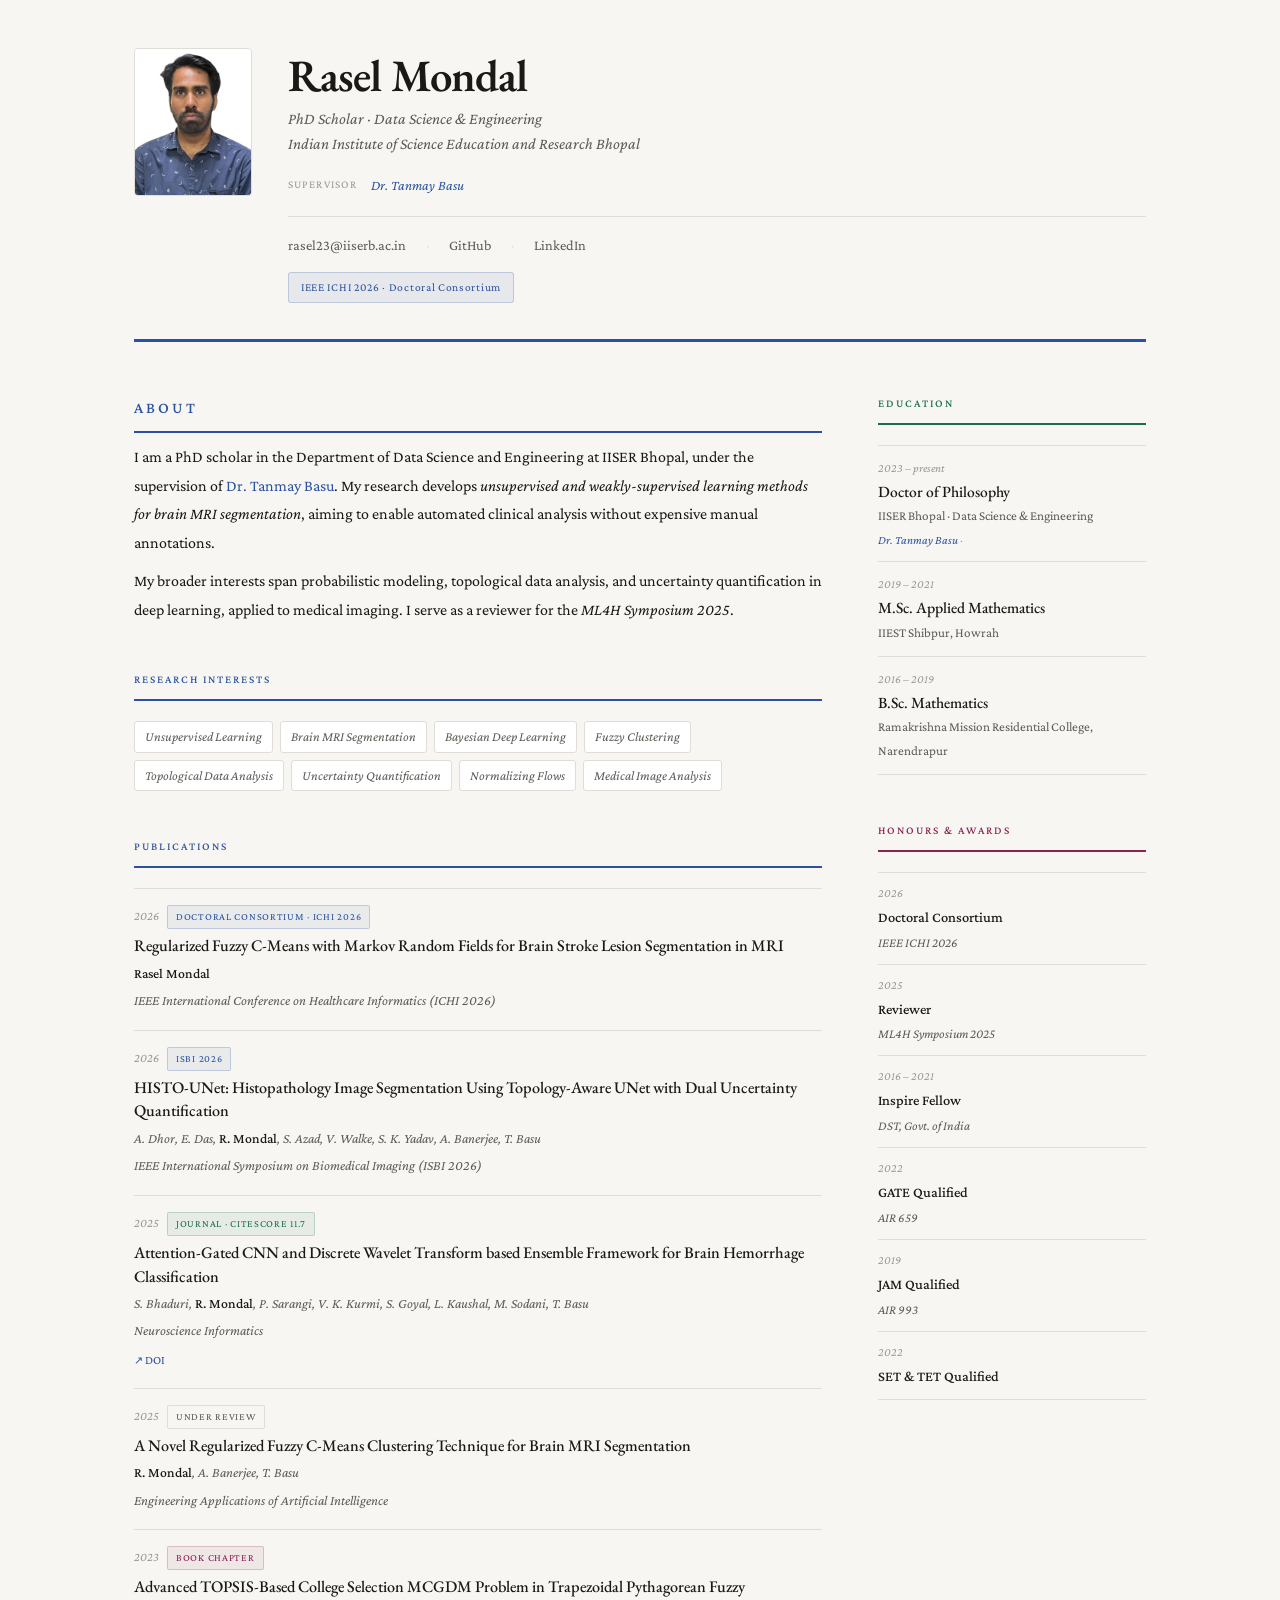
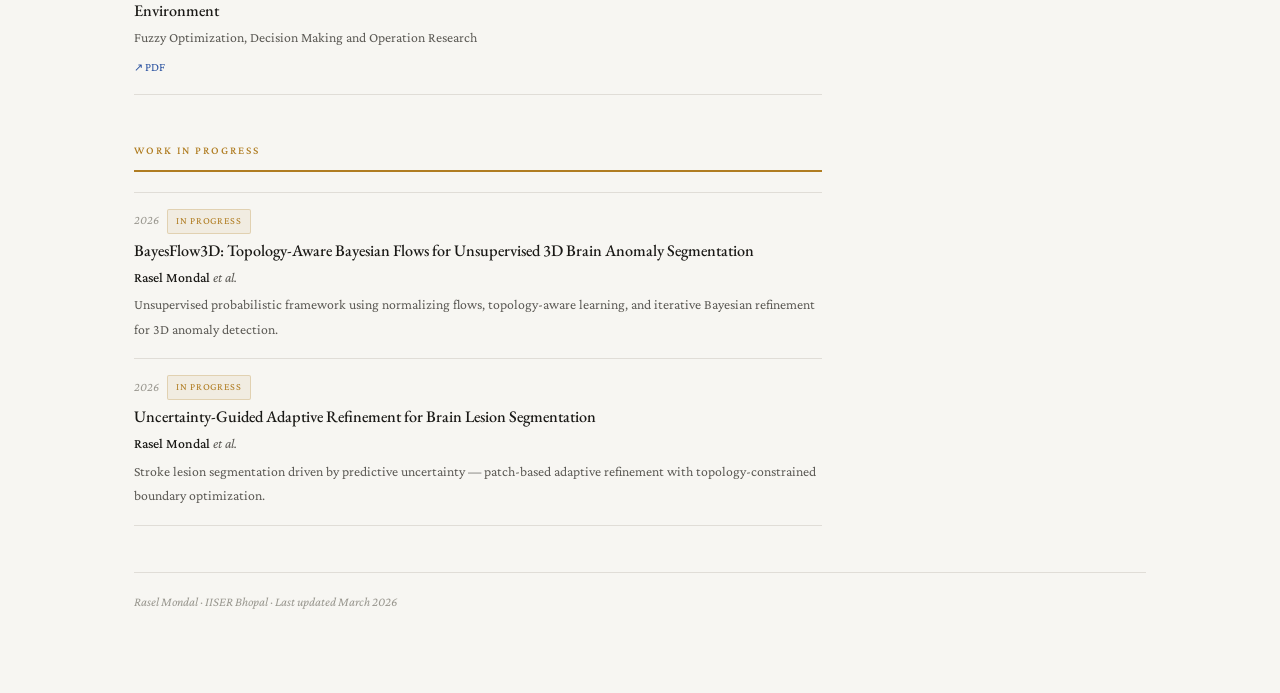
<file: index.html>
<!DOCTYPE html>
<html lang="en">
<head>
  <meta charset="UTF-8" />
  <meta name="viewport" content="width=device-width, initial-scale=1.0" />
  <title>Rasel Mondal</title>
  <meta name="description" content="Rasel Mondal — PhD Scholar, Data Science & Engineering, IISER Bhopal." />
  <link rel="preconnect" href="https://fonts.googleapis.com" />
  <link rel="preconnect" href="https://fonts.gstatic.com" crossorigin />
  <link href="https://fonts.googleapis.com/css2?family=EB+Garamond:ital,wght@0,400;0,500;0,600;1,400;1,500&family=Crimson+Pro:ital,wght@0,300;0,400;1,300;1,400&display=swap" rel="stylesheet" />
  <style>
    *, *::before, *::after { box-sizing: border-box; margin: 0; padding: 0; }

    :root {
      --bg:       #f7f6f2;
      --bg-card:  #ffffff;
      --text:     #1a1916;
      --muted:    #5c5a55;
      --light:    #9a9890;
      --rule:     #e0ddd7;
      --blue:     #2a52a0;
      --green:    #1a6e4a;
      --rose:     #8b2252;
      --gold:     #b07d22;
      --serif:    'EB Garamond', Georgia, serif;
      --body:     'Crimson Pro', Georgia, serif;
    }

    html { scroll-behavior: smooth; }
    body {
      font-family: var(--body);
      font-size: 17.5px;
      line-height: 1.78;
      color: var(--text);
      background: var(--bg);
    }
    a { color: var(--blue); text-decoration: none; }
    a:hover { text-decoration: underline; text-underline-offset: 3px; }

    .page {
      max-width: 1100px;
      margin: 0 auto;
      padding: 0 44px 80px;
    }

    /* ══════════════════════════════════════════════
       HEADER
       Layout: [photo | info-block]
       Info block: name → role → supervisors → divider → links + badge
    ══════════════════════════════════════════════ */
    header {
      padding: 48px 0 36px;
      border-bottom: 3px solid var(--blue);
      margin-bottom: 52px;
    }

    .hd-inner {
      display: flex;
      align-items: flex-start;
      gap: 36px;
    }

    /* ── Photo ────────────────────────────────── */
    .hd-photo {
      flex-shrink: 0;
    }
    .photo-frame {
      width: 118px;
      height: 148px;
      border-radius: 4px;
      overflow: hidden;
      border: 1.5px solid var(--rule);
      background: #eae8e2;
      display: flex;
      align-items: center;
      justify-content: center;
    }
    .photo-frame img {
      width: 100%;
      height: 100%;
      object-fit: cover;
      display: block;
    }
    .photo-placeholder {
      display: flex;
      flex-direction: column;
      align-items: center;
      justify-content: center;
      gap: 7px;
      color: var(--light);
      text-align: center;
      padding: 10px;
      height: 100%;
    }
    .photo-placeholder svg { opacity: 0.4; }
    .photo-placeholder span {
      font-size: 0.6rem;
      letter-spacing: 0.05em;
      text-transform: uppercase;
      font-family: var(--body);
      line-height: 1.5;
    }

    /* ── Info block ───────────────────────────── */
    .hd-info {
      flex: 1;
      display: flex;
      flex-direction: column;
      gap: 0;
      padding-top: 4px;
    }

    .hd-name {
      font-family: var(--serif);
      font-size: 2.8rem;
      font-weight: 600;
      letter-spacing: -0.02em;
      line-height: 1.05;
      color: var(--text);
      margin-bottom: 8px;
    }

    .hd-role {
      color: var(--muted);
      font-size: 1rem;
      font-style: italic;
      line-height: 1.55;
      margin-bottom: 16px;
    }

    /* supervisor table — sits cleanly after role */
    .hd-sv-table {
      display: grid;
      grid-template-columns: max-content 1fr;
      gap: 4px 14px;
      margin-bottom: 18px;
      font-size: 0.88rem;
    }
    .sv-lbl {
      color: var(--light);
      font-size: 0.7rem;
      letter-spacing: 0.1em;
      text-transform: uppercase;
      font-family: var(--body);
      white-space: nowrap;
      padding-top: 2px;
    }
    .sv-name { color: var(--muted); font-style: italic; }
    .sv-name a { color: var(--blue); font-style: italic; }
    .sv-name a:hover { text-decoration: underline; }

    /* thin rule between supervisors and links */
    .hd-rule {
      height: 1px;
      background: var(--rule);
      margin-bottom: 16px;
    }

    .hd-links {
      display: flex;
      flex-wrap: wrap;
      gap: 4px 20px;
      font-size: 0.9rem;
      margin-bottom: 14px;
    }
    .hd-links a   { color: var(--muted); }
    .hd-links a:hover { color: var(--blue); }
    .hd-sep { color: var(--rule); }

    .hd-badge {
      display: inline-block;
      font-size: 0.72rem;
      letter-spacing: 0.06em;
      border-radius: 3px;
      padding: 4px 12px;
      color: var(--blue);
      background: rgba(42,82,160,0.08);
      border: 1px solid rgba(42,82,160,0.22);
      align-self: flex-start;
    }

    /* ══════════════════════════════════════════════
       BODY GRID
    ══════════════════════════════════════════════ */
    .body-grid {
      display: grid;
      grid-template-columns: 1fr 268px;
      gap: 0 56px;
      align-items: start;
    }

    /* ══ SECTIONS ══════════════════════════════ */
    section { margin-bottom: 46px; }

    .sec-label {
      font-size: 0.7rem;
      font-weight: 500;
      letter-spacing: 0.18em;
      text-transform: uppercase;
      font-family: var(--body);
      padding-bottom: 9px;
      border-bottom: 2px solid;
      margin-bottom: 20px;
    }
    .sl-blue  { color: var(--blue);  border-color: var(--blue); }
    .sl-green { color: var(--green); border-color: var(--green); }
    .sl-rose  { color: var(--rose);  border-color: var(--rose); }
    .sl-gold  { color: var(--gold);  border-color: var(--gold); }

    /* ── Bio ── */
    .bio p { margin-bottom: 10px; font-size: 1rem; }
    .bio p:last-child { margin-bottom: 0; }

    /* ── Interests ── */
    .int-list { display: flex; flex-wrap: wrap; gap: 7px; }
    .int-tag {
      font-size: 0.83rem;
      color: var(--muted);
      background: var(--bg-card);
      border: 1px solid var(--rule);
      border-radius: 3px;
      padding: 3px 10px;
      font-style: italic;
    }

    /* ── Publications ── */
    .pub { padding: 16px 0; border-bottom: 1px solid var(--rule); }
    .pub:first-of-type { border-top: 1px solid var(--rule); }
    .pub-meta { display: flex; align-items: center; gap: 8px; margin-bottom: 5px; flex-wrap: wrap; }
    .pub-yr   { font-size: 0.77rem; color: var(--light); font-style: italic; }
    .pub-title {
      font-family: var(--serif);
      font-size: 1.01rem;
      font-weight: 500;
      line-height: 1.45;
      margin-bottom: 4px;
      color: var(--text);
    }
    .pub-title a { color: inherit; }
    .pub-title a:hover { color: var(--blue); }
    .pub-authors { font-size: 0.86rem; color: var(--muted); font-style: italic; margin-bottom: 3px; }
    .pub-authors b { font-style: normal; font-weight: 500; color: var(--text); }
    .pub-venue    { font-size: 0.86rem; color: var(--muted); }
    .pub-venue em { font-style: italic; }
    .pub-links    { margin-top: 6px; display: flex; gap: 14px; }
    .pub-links a  { font-size: 0.76rem; color: var(--blue); }
    .pub-links a::before { content: '↗ '; font-size: 0.7rem; }

    .badge {
      display: inline-block;
      font-size: 0.64rem;
      letter-spacing: 0.07em;
      text-transform: uppercase;
      border-radius: 2px;
      padding: 2px 8px;
      font-family: var(--body);
      font-style: normal;
      font-weight: 400;
      white-space: nowrap;
    }
    .b-blue   { color: var(--blue);  background: rgba(42,82,160,0.07);  border: 1px solid rgba(42,82,160,0.22); }
    .b-green  { color: var(--green); background: rgba(26,110,74,0.07);  border: 1px solid rgba(26,110,74,0.22); }
    .b-review { color: var(--muted); background: transparent;           border: 1px solid var(--rule); }
    .b-gold   { color: var(--gold);  background: rgba(176,125,34,0.08); border: 1px solid rgba(176,125,34,0.25); }
    .b-rose   { color: var(--rose);  background: rgba(139,34,82,0.07);  border: 1px solid rgba(139,34,82,0.22); }

    /* ── Sidebar ── */
    .side-item { padding: 10px 0; border-bottom: 1px solid var(--rule); font-size: 0.92rem; }
    .side-item:first-of-type { border-top: 1px solid var(--rule); }
    .side-yr    { font-size: 0.74rem; color: var(--light); font-style: italic; margin-bottom: 1px; }
    .side-title { color: var(--text); font-weight: 500; font-size: 0.9rem; }
    .side-sub   { color: var(--muted); font-size: 0.81rem; font-style: italic; }

    .edu-item { padding: 12px 0; border-bottom: 1px solid var(--rule); }
    .edu-item:first-of-type { border-top: 1px solid var(--rule); }
    .edu-yr   { font-size: 0.74rem; color: var(--light); font-style: italic; margin-bottom: 3px; }
    .edu-deg  { font-family: var(--serif); font-size: 0.97rem; font-weight: 500; margin-bottom: 2px; line-height: 1.3; }
    .edu-inst { font-size: 0.82rem; color: var(--muted); }
    .edu-note { font-size: 0.75rem; color: var(--light); font-style: italic; margin-top: 4px; line-height: 1.5; }
    .edu-note a { color: var(--blue); }

    footer {
      border-top: 1px solid var(--rule);
      padding-top: 18px;
      font-size: 0.8rem;
      color: var(--light);
      font-style: italic;
    }

    /* ══ RESPONSIVE ══════════════════════════════ */
    @media (max-width: 860px) {
      .body-grid { grid-template-columns: 1fr; }
    }
    @media (max-width: 600px) {
      .page { padding: 0 20px 60px; }
      .hd-inner { flex-direction: column; gap: 20px; }
      .hd-name { font-size: 2rem; }
    }
  </style>
</head>
<body>
<div class="page">

  <!-- ═══ HEADER ══════════════════════════════════════════ -->
  <header>
    <div class="hd-inner">

      <!-- Photo (left) -->
      <div class="hd-photo">
        <div class="photo-frame">
          <!--
            TO ADD YOUR PHOTO:
            1. Place your photo file as  photo.jpg
               in the same folder as this index.html
            2. Delete the <div class="photo-placeholder">
               block below entirely
            3. Replace it with just one line:
               <img src="photo.jpg" alt="Rasel Mondal" />
          -->
          <img src="photo.jpg" alt="Rasel Mondal" />
        </div>
      </div>

      <!-- All info (right of photo) -->
      <div class="hd-info">
        <h1 class="hd-name">Rasel Mondal</h1>

        <p class="hd-role">
          PhD Scholar · Data Science &amp; Engineering<br />
          Indian Institute of Science Education and Research Bhopal
        </p>

        <!-- Supervisors — sits naturally right after role -->
        <div class="hd-sv-table">
          <span class="sv-lbl">Supervisor</span>
          <span class="sv-name">
            <a href="https://sites.google.com/view/tanmaybasu/" target="_blank" rel="noopener">Dr. Tanmay Basu</a>
          </span>
        </div>

        <div class="hd-rule"></div>

        <div class="hd-links">
          <a href="mailto:rasel23@iiserb.ac.in">rasel23@iiserb.ac.in</a>
          <span class="hd-sep">·</span>
          <a href="https://github.com/Rasel2316" target="_blank" rel="noopener">GitHub</a>
          <span class="hd-sep">·</span>
          <a href="https://www.linkedin.com/in/raselmondal/" target="_blank" rel="noopener">LinkedIn</a>
        </div>

        <span class="hd-badge">IEEE ICHI 2026 · Doctoral Consortium</span>
      </div>

    </div>
  </header>

  <!-- ═══ BODY GRID ═══════════════════════════════════════ -->
  <div class="body-grid">

    <!-- MAIN COLUMN -->
    <div>

      <section class="bio">
        <p class="sec-label sl-blue">About</p>
        <p>
          I am a PhD scholar in the Department of Data Science and Engineering at IISER Bhopal,
          under the supervision of <a href="https://sites.google.com/view/tanmaybasu/" target="_blank" rel="noopener">Dr. Tanmay Basu</a>.
          My research develops <em>unsupervised and weakly-supervised learning methods for brain MRI segmentation</em>,
          aiming to enable automated clinical analysis without expensive manual annotations.
        </p>
        <p>
          My broader interests span probabilistic modeling, topological data analysis, and
          uncertainty quantification in deep learning, applied to medical imaging.
          I serve as a reviewer for the <em>ML4H Symposium 2025</em>.
        </p>
      </section>

      <section>
        <p class="sec-label sl-blue">Research Interests</p>
        <div class="int-list">
          <span class="int-tag">Unsupervised Learning</span>
          <span class="int-tag">Brain MRI Segmentation</span>
          <span class="int-tag">Bayesian Deep Learning</span>
          <span class="int-tag">Fuzzy Clustering</span>
          <span class="int-tag">Topological Data Analysis</span>
          <span class="int-tag">Uncertainty Quantification</span>
          <span class="int-tag">Normalizing Flows</span>
          <span class="int-tag">Medical Image Analysis</span>
        </div>
      </section>

      <section>
        <p class="sec-label sl-blue">Publications</p>

        <div class="pub">
          <div class="pub-meta">
            <span class="pub-yr">2026</span>
            <span class="badge b-blue">Doctoral Consortium · ICHI 2026</span>
          </div>
          <p class="pub-title">Regularized Fuzzy C-Means with Markov Random Fields for Brain Stroke Lesion Segmentation in MRI</p>
          <p class="pub-authors"><b>Rasel Mondal</b></p>
          <p class="pub-venue"><em>IEEE International Conference on Healthcare Informatics (ICHI 2026)</em></p>
        </div>

        <div class="pub">
          <div class="pub-meta">
            <span class="pub-yr">2026</span>
            <span class="badge b-blue">ISBI 2026</span>
          </div>
          <p class="pub-title">HISTO-UNet: Histopathology Image Segmentation Using Topology-Aware UNet with Dual Uncertainty Quantification</p>
          <p class="pub-authors">A. Dhor, E. Das, <b>R. Mondal</b>, S. Azad, V. Walke, S. K. Yadav, A. Banerjee, T. Basu</p>
          <p class="pub-venue"><em>IEEE International Symposium on Biomedical Imaging (ISBI 2026)</em></p>
        </div>

        <div class="pub">
          <div class="pub-meta">
            <span class="pub-yr">2025</span>
            <span class="badge b-green">Journal · CiteScore 11.7</span>
          </div>
          <p class="pub-title">Attention-Gated CNN and Discrete Wavelet Transform based Ensemble Framework for Brain Hemorrhage Classification</p>
          <p class="pub-authors">S. Bhaduri, <b>R. Mondal</b>, P. Sarangi, V. K. Kurmi, S. Goyal, L. Kaushal, M. Sodani, T. Basu</p>
          <p class="pub-venue"><em>Neuroscience Informatics</em></p>
          <div class="pub-links">
            <a href="https://doi.org/10.1016/j.neuri.2025.100243" target="_blank" rel="noopener">DOI</a>
          </div>
        </div>

        <div class="pub">
          <div class="pub-meta">
            <span class="pub-yr">2025</span>
            <span class="badge b-review">Under Review</span>
          </div>
          <p class="pub-title">A Novel Regularized Fuzzy C-Means Clustering Technique for Brain MRI Segmentation</p>
          <p class="pub-authors"><b>R. Mondal</b>, A. Banerjee, T. Basu</p>
          <p class="pub-venue"><em>Engineering Applications of Artificial Intelligence</em></p>
        </div>

        <div class="pub">
          <div class="pub-meta">
            <span class="pub-yr">2023</span>
            <span class="badge b-rose">Book Chapter</span>
          </div>
          <p class="pub-title">Advanced TOPSIS-Based College Selection MCGDM Problem in Trapezoidal Pythagorean Fuzzy Environment</p>
          <p class="pub-venue">Fuzzy Optimization, Decision Making and Operation Research</p>
          <div class="pub-links">
            <a href="https://www.researchgate.net/profile/Avishek-Chakraborty/publication/374961242_Advanced_TOPSIS-Based_College_Selection_MCGDM_Problem_in_Trapezoidal_Pythagorean_Fuzzy_Environment/links/65a22b91af617b0d8741abeb/Advanced-TOPSIS-Based-College-Selection-MCGDM-Problem-in-Trapezoidal-Pythagorean-Fuzzy-Environment.pdf" target="_blank" rel="noopener">PDF</a>
          </div>
        </div>
      </section>

      <section>
        <p class="sec-label sl-gold">Work in Progress</p>

        <div class="pub">
          <div class="pub-meta">
            <span class="pub-yr">2026</span>
            <span class="badge b-gold">In Progress</span>
          </div>
          <p class="pub-title">BayesFlow3D: Topology-Aware Bayesian Flows for Unsupervised 3D Brain Anomaly Segmentation</p>
          <p class="pub-authors"><b>Rasel Mondal</b> et al.</p>
          <p class="pub-venue">Unsupervised probabilistic framework using normalizing flows, topology-aware learning, and iterative Bayesian refinement for 3D anomaly detection.</p>
        </div>

        <div class="pub">
          <div class="pub-meta">
            <span class="pub-yr">2026</span>
            <span class="badge b-gold">In Progress</span>
          </div>
          <p class="pub-title">Uncertainty-Guided Adaptive Refinement for Brain Lesion Segmentation</p>
          <p class="pub-authors"><b>Rasel Mondal</b> et al.</p>
          <p class="pub-venue">Stroke lesion segmentation driven by predictive uncertainty — patch-based adaptive refinement with topology-constrained boundary optimization.</p>
        </div>
      </section>

    </div><!-- /main -->

    <!-- SIDEBAR -->
    <div>

      <section>
        <p class="sec-label sl-green">Education</p>
        <div class="edu-item">
          <p class="edu-yr">2023 – present</p>
          <p class="edu-deg">Doctor of Philosophy</p>
          <p class="edu-inst">IISER Bhopal · Data Science &amp; Engineering</p>
          <p class="edu-note">
            <a href="https://sites.google.com/view/tanmaybasu/" target="_blank" rel="noopener">Dr. Tanmay Basu</a> ·
          </p>
        </div>
        <div class="edu-item">
          <p class="edu-yr">2019 – 2021</p>
          <p class="edu-deg">M.Sc. Applied Mathematics</p>
          <p class="edu-inst">IIEST Shibpur, Howrah</p>
        </div>
        <div class="edu-item">
          <p class="edu-yr">2016 – 2019</p>
          <p class="edu-deg">B.Sc. Mathematics</p>
          <p class="edu-inst">Ramakrishna Mission Residential College, Narendrapur</p>
        </div>
      </section>

      <section>
        <p class="sec-label sl-rose">Honours &amp; Awards</p>
        <div class="side-item">
          <p class="side-yr">2026</p>
          <p class="side-title">Doctoral Consortium</p>
          <p class="side-sub">IEEE ICHI 2026</p>
        </div>
        <div class="side-item">
          <p class="side-yr">2025</p>
          <p class="side-title">Reviewer</p>
          <p class="side-sub">ML4H Symposium 2025</p>
        </div>
        <div class="side-item">
          <p class="side-yr">2016 – 2021</p>
          <p class="side-title">Inspire Fellow</p>
          <p class="side-sub">DST, Govt. of India</p>
        </div>
        <div class="side-item">
          <p class="side-yr">2022</p>
          <p class="side-title">GATE Qualified</p>
          <p class="side-sub">AIR 659</p>
        </div>
        <div class="side-item">
          <p class="side-yr">2019</p>
          <p class="side-title">JAM Qualified</p>
          <p class="side-sub">AIR 993</p>
        </div>
        <div class="side-item">
          <p class="side-yr">2022</p>
          <p class="side-title">SET &amp; TET Qualified</p>
        </div>
      </section>

    </div><!-- /sidebar -->

  </div>

  <footer>
    Rasel Mondal · IISER Bhopal · Last updated March 2026
  </footer>

</div>
</body>
</html>
</file>
